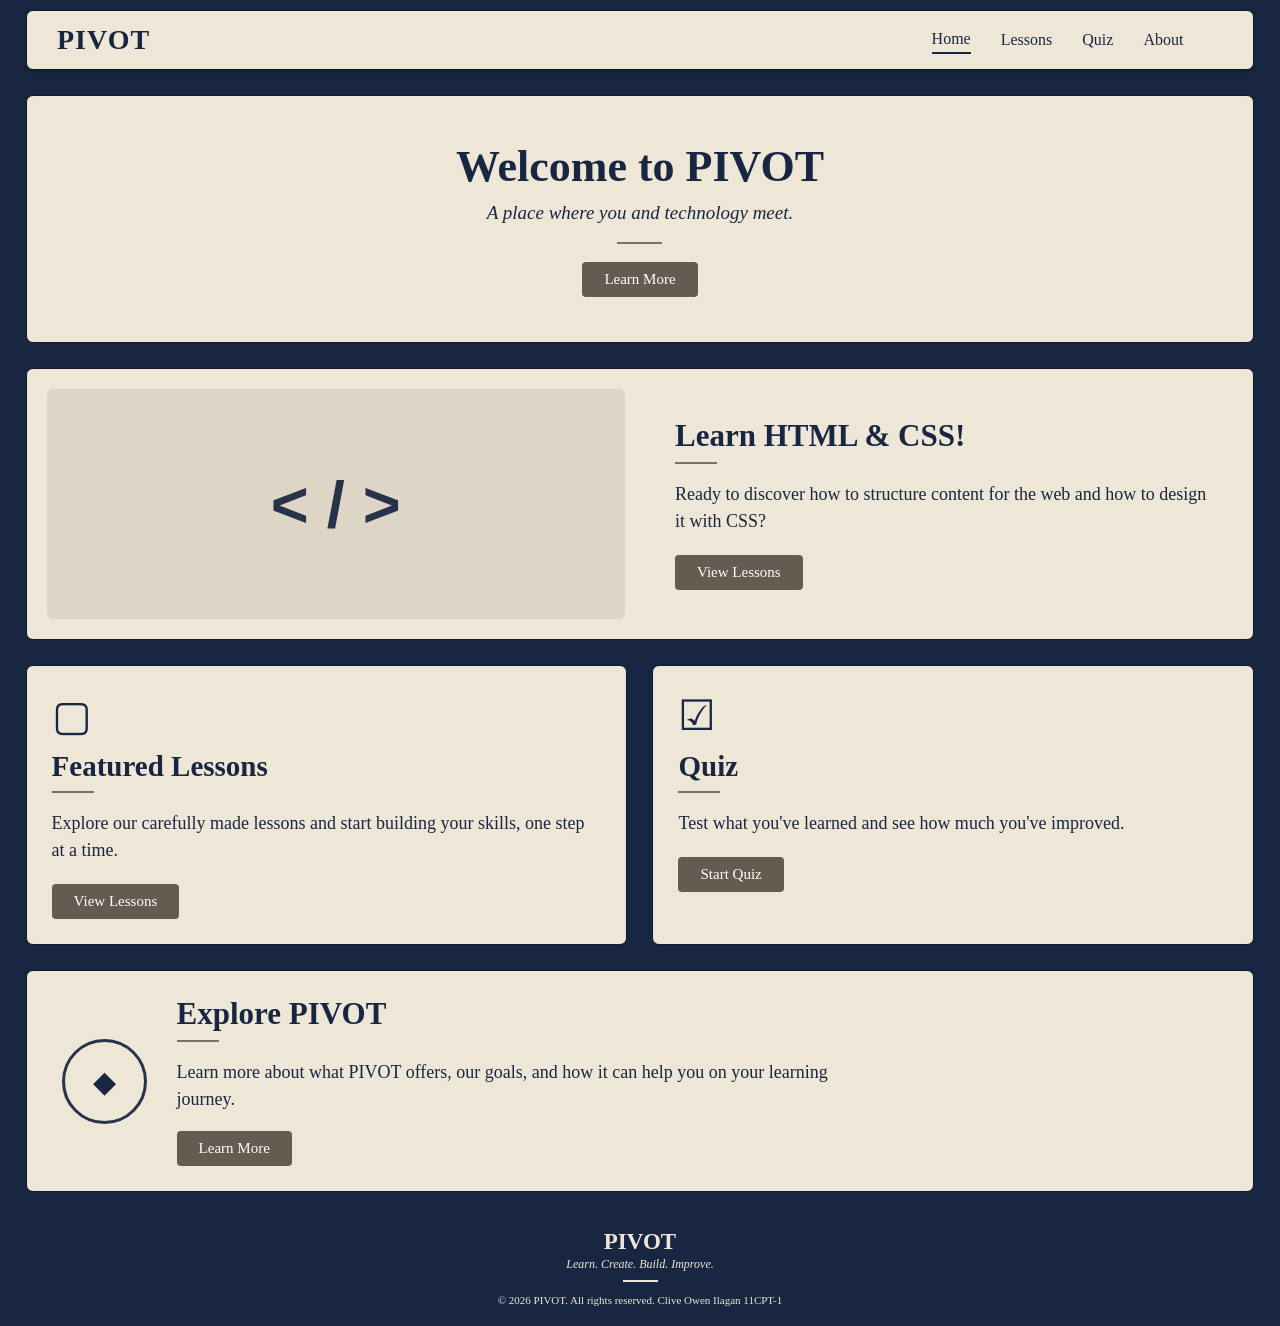
<file: index.html>
<!DOCTYPE html>
<html lang="en">
<head>
    <meta charset="UTF-8">
    <meta name="viewport" content="width=device-width, initial-scale=1.0">
    <title>PIVOT - Home</title>
    <link rel="stylesheet" href="style.css">
</head>
<body>

    <nav class="navbar">
        <div class="logo">PIVOT</div>

        <div class="nav-links">
            <a href="#" class="active">Home</a>
            <a href="lessons.html">Lessons</a>
            <a href="quiz.html">Quiz</a>
            <a href="about.html">About</a>
            
        </div>
    </nav>

    <main>

        <section class="hero">
            <h1>Welcome to PIVOT</h1>
            <p>A place where you and technology meet.</p>
            <div class="line"></div>
            <a href="about.html" class="button">Learn More</a>
        </section>


        <section class="learn-section">

            <div class="learn-image">
                <div class="code-icon">&lt; / &gt;</div>
            </div>

            <div class="learn-content">
                <h2>Learn HTML &amp; CSS!</h2>
                <div class="small-line"></div>

                <p>
                    Ready to discover how to structure content
                    for the web and how to design it with CSS?
                </p>

                <a href="lessons.html" class="button">View Lessons</a>
            </div>

        </section>


        <section class="cards">

            <div class="card">
                <div class="icon">▢</div>

                <h2>Featured Lessons</h2>
                <div class="small-line"></div>

                <p>
                    Explore our carefully made lessons
                    and start building your skills, one
                    step at a time.
                </p>

                <a href="lessons.html" class="button">View Lessons</a>
            </div>


            <div class="card">
                <div class="icon">☑</div>

                <h2>Quiz</h2>
                <div class="small-line"></div>

                <p>
                    Test what you've learned
                    and see how much you've
                    improved.
                </p>

                <a href="quiz.html" class="button">Start Quiz</a>
            </div>

        </section>


        <section class="explore">

            <div class="explore-icon">◆</div>

            <div class="explore-content">
                <h2>Explore PIVOT</h2>
                <div class="small-line"></div>

                <p>
                    Learn more about what PIVOT offers,
                    our goals, and how it can help you
                    on your learning journey.
                </p>

                <a href="#" class="button">Learn More</a>
            </div>

        </section>

    </main>


    <footer>
        <h2>PIVOT</h2>
        <p>Learn. Create. Build. Improve.</p>
        <div class="footer-line"></div>
        <small>© 2026 PIVOT. All rights reserved.
            Clive Owen Ilagan 11CPT-1 </small>
    </footer>

</body>
</html>
</file>
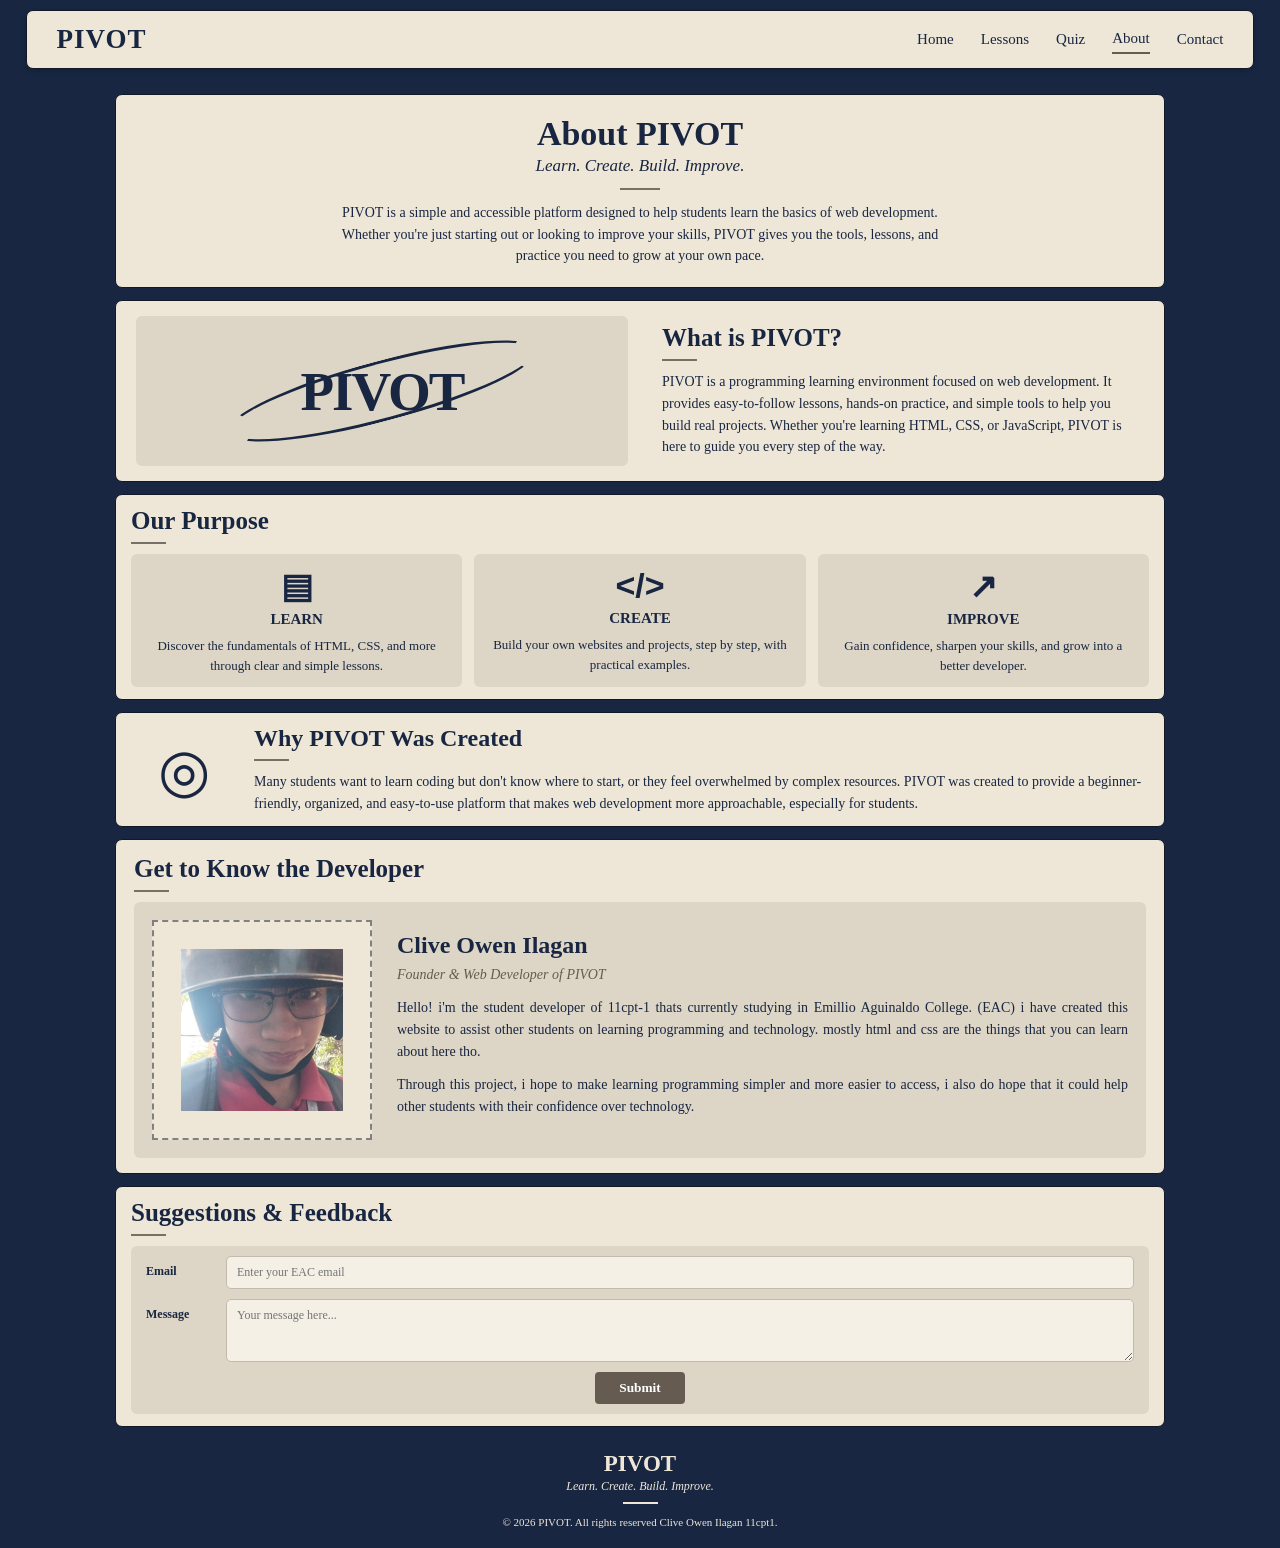
<file: about.html>
<!DOCTYPE html>
<html lang="en">
<head>
    <meta charset="UTF-8">
    <meta name="viewport" content="width=device-width, initial-scale=1.0">
    <title>About PIVOT</title>
    <link rel="stylesheet" href="about.css">
</head>
<body>

    <nav class="navbar">
        <a href="index.html" class="logo">PIVOT</a>

        <div class="nav-links">
            <a href="index.html">Home</a>
            <a href="lessons.html">Lessons</a>
            <a href="quiz.html">Quiz</a>
            <a href="about.html" class="active">About</a>
            <a href="#feedback">Contact</a>
        </div>
    </nav>

    <main>

        <section class="intro">
            <h1>About PIVOT</h1>
            <p class="tagline">Learn. Create. Build. Improve.</p>
            <div class="line"></div>

            <p class="intro-text">
                PIVOT is a simple and accessible platform designed to help
                students learn the basics of web development. Whether you're
                just starting out or looking to improve your skills, PIVOT
                gives you the tools, lessons, and practice you need to grow
                at your own pace.
            </p>
        </section>

        <section class="about-pivot">

            <div class="pivot-logo">
                <span>PIVOT</span>
                <div class="orbit"></div>
            </div>

            <div class="about-text">
                <h2>What is PIVOT?</h2>
                <div class="small-line"></div>

                <p>
                    PIVOT is a programming learning environment focused on
                    web development. It provides easy-to-follow lessons,
                    hands-on practice, and simple tools to help you build
                    real projects. Whether you're learning HTML, CSS, or
                    JavaScript, PIVOT is here to guide you every step of
                    the way.
                </p>
            </div>

        </section>

        <section class="purpose">

            <h2>Our Purpose</h2>
            <div class="small-line"></div>

            <div class="purpose-cards">

                <div class="purpose-card">
                    <div class="purpose-icon">▤</div>
                    <h3>LEARN</h3>
                    <p>
                        Discover the fundamentals of HTML, CSS, and more
                        through clear and simple lessons.
                    </p>
                </div>

                <div class="purpose-card">
                    <div class="purpose-icon">&lt;/&gt;</div>
                    <h3>CREATE</h3>
                    <p>
                        Build your own websites and projects, step by
                        step, with practical examples.
                    </p>
                </div>

                <div class="purpose-card">
                    <div class="purpose-icon">↗</div>
                    <h3>IMPROVE</h3>
                    <p>
                        Gain confidence, sharpen your skills, and grow
                        into a better developer.
                    </p>
                </div>

            </div>
        </section>
          
        
        </section>

        <section class="mission">

            <div class="mission-icon">◎</div>

            <div class="mission-text">
                <h2>Why PIVOT Was Created</h2>
                <div class="small-line"></div>

                <p>
                    Many students want to learn coding but don't know
                    where to start, or they feel overwhelmed by complex
                    resources. PIVOT was created to provide a beginner-
                    friendly, organized, and easy-to-use platform that
                    makes web development more approachable, especially
                    for students.
                </p>
            </div>
     
        </section>

        <section class="developer">

            <h2>Get to Know the Developer</h2>
            <div class="small-line"></div>
            <div class="develper-content">
                

            <div class="developer-photo">
                <img src="pictures/07e40eb7-1d80-4748-b72c-ad77c83b4294.jpg">
            </div>
            
            <div class="developer-info">
                <h3>Clive Owen Ilagan</h3>
                
                <p class="developer-role">Founder &amp; Web Developer of PIVOT</p>

                <p>Hello! i'm the student developer of 11cpt-1 thats currently studying in Emillio
                    Aguinaldo College. (EAC) i have created this website to assist other students
                    on learning programming and technology. mostly html and  css are the things 
                    that you can learn about here tho.
                </p>

                <p>Through this  project, i hope to make learning programming simpler and
                    more easier to access, i also do hope that it could help other students 
                    with their confidence over technology.
                </p>

            </div>

            </div>
        </section>

        <section class="feedback" id="feedback">

            <h2>Suggestions &amp; Feedback</h2>
            <div class="small-line"></div>

            <form action="#" method="post">

                <div class="form-row">
                    <label for="email">Email</label>
                     <input
                        type="email"
                        id="email"
                        name="email"
                        placeholder="Enter your EAC email"
                        required
                    >
                </div>

                <div class="form-row">
                    <label for="message">Message</label>
                    <textarea
                        id="message"
                        name="message"
                        placeholder="Your message here..."
                        rows="3"
                        required
                    ></textarea>
                </div>

                <button type="submit">Submit</button>

            </form>

        </section>

    </main>

    <footer>
        <h2>PIVOT</h2>
        <p>Learn. Create. Build. Improve.</p>
        <div class="footer-line"></div>
        <small>&copy; 2026 PIVOT. All rights reserved Clive Owen Ilagan 11cpt1.</small>
    </footer>

</body>
</html>
</file>
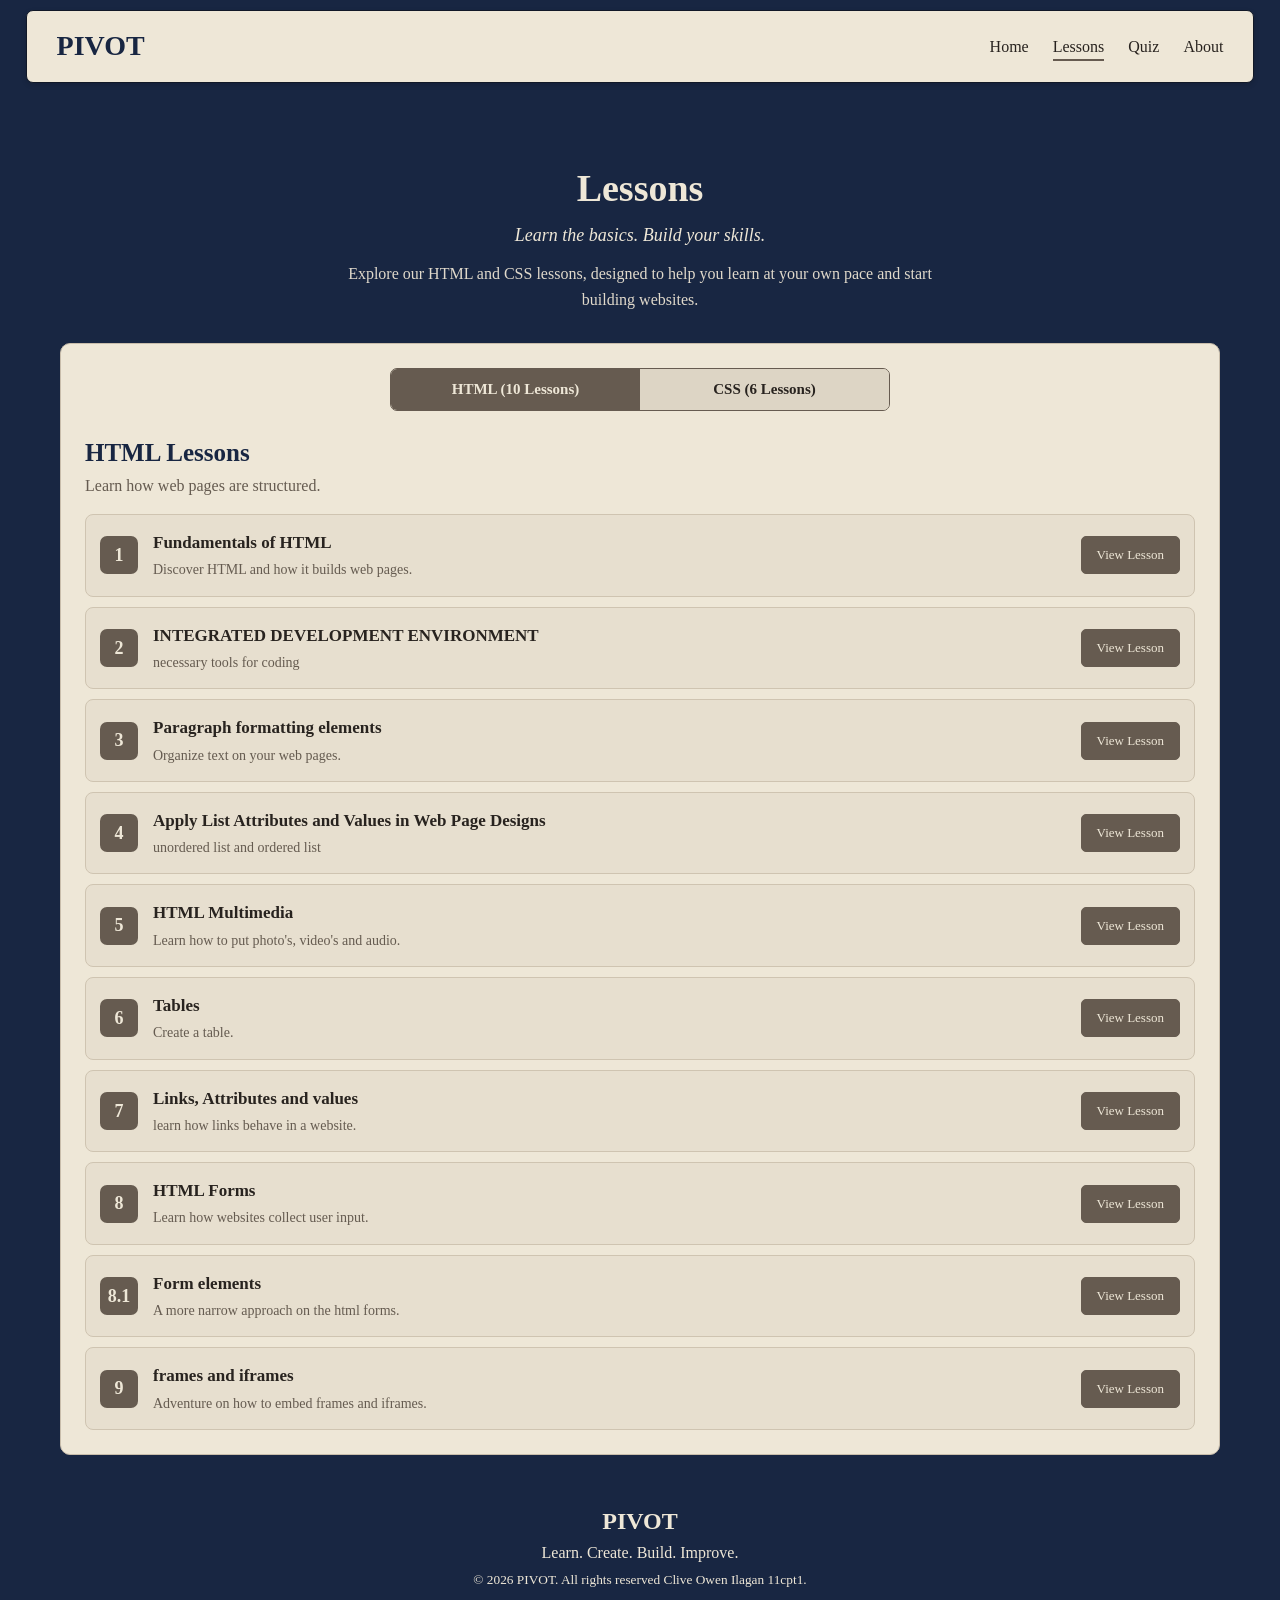
<file: lessons.html>
<!DOCTYPE html>
<html lang="en">
<head>
    <meta charset="UTF-8">
    <meta name="viewport" content="width=device-width, initial-scale=1.0">
    <title>Lessons | PIVOT</title>
    <link rel="stylesheet" href="lessons.css">
</head>
<body>

    <nav class="navbar">
        <h1 class="logo">PIVOT</h1>

        <ul class="nav-links">
            <li><a href="index.html">Home</a></li>
            <li><a href="lessons.html" class="active">Lessons</a></li>
            <li><a href="quiz.html">Quiz</a></li>
            <li><a href="about.html">About</a></li>
        </ul>
    </nav>

    <main>

        <section class="lessons-header">
            <h2>Lessons</h2>
            <p class="tagline">Learn the basics. Build your skills.</p>
            <p class="intro">
                Explore our HTML and CSS lessons, designed to help you
                learn at your own pace and start building websites.
            </p>
        </section>

        <section class="lesson-library">

            <div class="category-tabs">
                <button class="tab-button active" data-category="html">
                    HTML (10 Lessons)
                </button>

                <button class="tab-button" data-category="css">
                    CSS (6 Lessons)
                </button>
            </div>

            <div class="lesson-panel">

                
                <div id="html" class="lesson-category active">

                    <div class="category-heading">
                        <h3>HTML Lessons</h3>
                        <p>Learn how web pages are structured.</p>
                    </div>

                    <div class="lesson-list">

                        <article class="lesson-card">
                            <span class="lesson-number">1</span>

                            <div class="lesson-details">
                                <h4>Fundamentals of HTML</h4>
                                <p>Discover HTML and how it builds web pages.</p>
                            </div>

                            <button class="view-button"
                                data-title="Introduction to HTML"
                                data-pdf="Lessons/lesson1.pdf">
                                View Lesson
                            </button>
                        </article>

                        <article class="lesson-card">
                            <span class="lesson-number">2</span>

                            <div class="lesson-details">
                                <h4>INTEGRATED DEVELOPMENT ENVIRONMENT</h4>
                                <p>necessary tools for coding</p>
                            </div>

                            <button class="view-button"
                                data-title="HTML Elements and Tags"
                                data-pdf="Lessons/lesson2.pdf">
                                View Lesson
                            </button>
                        </article>

                        <article class="lesson-card">
                            <span class="lesson-number">3</span>

                            <div class="lesson-details">
                                <h4>Paragraph formatting elements</h4>
                                <p>Organize text on your web pages.</p>
                            </div>

                            <button class="view-button"
                                data-title="HTML Headings and Paragraphs"
                                data-pdf="Lessons/lesson3.pdf">
                                View Lesson
                            </button>
                        </article>

                        <article class="lesson-card">
                            <span class="lesson-number">4</span>

                            <div class="lesson-details">
                                <h4>Apply List Attributes and
Values in Web Page Designs</h4>
                                <p>unordered list and ordered list</p>
                            </div>

                            <button class="view-button"
                                data-title="Text Formatting"
                                data-pdf="Lessons/lesson4.pdf">
                                View Lesson
                            </button>
                        </article>

                        <article class="lesson-card">
                            <span class="lesson-number">5</span>

                            <div class="lesson-details">
                                <h4>HTML Multimedia</h4>
                                <p>Learn how to put photo's, video's and audio.</p>
                            </div>

                            <button class="view-button"
                                data-title="HTML Lists"
                                data-pdf="Lessons/lesson5.pdf">
                                View Lesson
                            </button>
                        </article>

                        <article class="lesson-card">
                            <span class="lesson-number">6</span>

                            <div class="lesson-details">
                                <h4>Tables</h4>
                                <p>Create a table.</p>
                            </div>

                            <button class="view-button"
                                data-title="Links and Images"
                                data-pdf="Lessons/lesson6.pdf">
                                View Lesson
                            </button>
                        </article>

                        <article class="lesson-card">
                            <span class="lesson-number">7</span>

                            <div class="lesson-details">
                                <h4>Links, Attributes and values</h4>
                                <p>learn how links behave in a website.</p>
                            </div>

                            <button class="view-button"
                                data-title="HTML Tables"
                                data-pdf="Lessons/lesson7.pdf">
                                View Lesson
                            </button>
                        </article>

                        <article class="lesson-card">
                            <span class="lesson-number">8</span>

                            <div class="lesson-details">
                                <h4>HTML Forms</h4>
                                <p>Learn how websites collect user input.</p>
                            </div>

                            <button class="view-button"
                                data-title="HTML Forms"
                                data-pdf="Lessons/lesson8.pdf">
                                View Lesson
                            </button>
                        </article>

                        <article class="lesson-card">
                            <span class="lesson-number">8.1</span>

                            <div class="lesson-details">
                                <h4>Form elements</h4>
                                <p>A more narrow approach on the html forms.</p>
                            </div>

                            <button class="view-button"
                                data-title="Semantic HTML"
                                data-pdf="Lessons/lesson8-1.pdf">
                                View Lesson
                            </button>
                        </article>

                        <article class="lesson-card">
                            <span class="lesson-number">9</span>

                            <div class="lesson-details">
                                <h4>frames and iframes</h4>
                                <p>Adventure on how to embed frames and iframes.</p>
                            </div>

                            <button class="view-button"
                                data-title="HTML Multimedia"
                                data-pdf="Lessons/lesson9.pdf">
                                View Lesson
                            </button>
                        </article>

                    </div>
                    

                </div>
                

                
                <div id="css" class="lesson-category">

                    <div class="category-heading">
                        <h3>CSS Lessons</h3>
                        <p>Learn how to style and design web pages.</p>
                    </div>

                    <div class="lesson-list">

                        <article class="lesson-card">
                            <span class="lesson-number">1-2</span>

                            <div class="lesson-details">
                                <h4>CSS Fundamentals</h4>
                                <p>Discover how CSS styles web pages and how the selectors work.</p>
                            </div>

                            <button class="view-button"
                                data-title="Introduction to CSS"
                                data-pdf="cascade-lessons/style1-2.pdf">
                                View Lesson
                            </button>
                        </article>

                        <article class="lesson-card">
                            <span class="lesson-number">3</span>

                            <div class="lesson-details">
                                <h4>CSS Gradient & Opacity</h4>
                                <p>Building depth and visual effects with gradients and transparency.</p>
                            </div>

                            <button class="view-button"
                                data-title="CSS Selectors"
                                data-pdf="cascade-lessons/style3.pdf">
                                View Lesson
                            </button>
                        </article>

                        <article class="lesson-card">
                            <span class="lesson-number">4</span>

                            <div class="lesson-details">
                                <h4>CSS Gradient & Opacity</h4>
                                <p>Building depth and visual effects with gradients and transparency.</p>
                            </div>

                            <button class="view-button"
                                data-title="Colors and Backgrounds"
                                data-pdf="cascade-lessons/style4.pdf">
                                View Lesson
                            </button>
                        </article>

                        <article class="lesson-card">
                            <span class="lesson-number">5</span>

                            <div class="lesson-details">
                                <h4>The CSS Box Model</h4>
                                <p>Structuring layouts with content, padding, border, and margin.</p>
                            </div>

                            <button class="view-button"
                                data-title="Text and Fonts"
                                data-pdf="cascade-lessons/style5.pdf">
                                View Lesson
                            </button>
                        </article>

                        <article class="lesson-card">
                            <span class="lesson-number">6</span>

                            <div class="lesson-details">
                                <h4>CSS List & Links</h4>
                                <p>Understand other ways on how to customize a ul/ol and how a link behaves in css.</p>
                            </div>

                            <button class="view-button"
                                data-title="The CSS Box Model"
                                data-pdf="cascade-lessons/style6.pdf">
                                View Lesson
                            </button>
                        </article>

                        <article class="lesson-card">
                            <span class="lesson-number">7</span>

                            <div class="lesson-details">
                                <h4>Z-index, Position & Float</h4>
                                <p>Arrange Texts right beside images.</p>
                            </div>

                            <button class="view-button"
                                data-title="CSS Flexbox"
                                data-pdf="cascade-lessons/style7.pdf">
                                View Lesson
                            </button>
                        </article>

                        
                    

                </div>
                

            </div>
            

        </section>
        


        
        <section id="pdf-viewer" class="pdf-section" hidden>

            <div class="pdf-heading">

                <div>
                    <h3 id="pdf-title">Lesson Title</h3>
                    <p>Read the lesson below and learn at your own pace.</p>
                </div>

                <button id="close-pdf" class="close-button">
                    Close Lesson
                </button>

            </div>

            <iframe id="pdf-frame" title="Lesson PDF Viewer"></iframe>

            <a id="open-pdf" href="#" target="_blank" rel="noopener">
                Open PDF in a new tab
            </a>

        </section>
        

    </main>

    <footer>
        <h2>PIVOT</h2>
        <p>Learn. Create. Build. Improve.</p>
        <div class="footer-line"></div>
        <small>&copy; 2026 PIVOT. All rights reserved Clive Owen Ilagan 11cpt1.</small>
    </footer>

    <script src="lessons.js"></script>

</body>
</html>
</file>
<file: style.css>
* {
    margin: 0;
    padding: 0;
    box-sizing: border-box;
}

html {
    scroll-behavior: smooth;
}

body {
    background: #182642;
    color: #182642;
    font-family: Georgia, "Times New Roman", serif;
    min-height: 100vh;
}



.navbar {
    position: sticky;
    top: 10px;
    z-index: 1000;
    width: 96%;
    max-width: 1400px;
    margin: 10px auto 25px;
    padding: 13px 30px;
    background: #eee7d7;
    border: 1px solid #111827;
    border-radius: 7px;
    display: flex;
    align-items: center;
    justify-content: space-between;
    box-shadow: 0 2px 5px rgba(0, 0, 0, 0.15);
}

.logo {
    font-size: 28px;
    font-weight: bold;
    letter-spacing: 1px;
}

.nav-links {
    display: flex;
    align-items: center;
    gap: 30px;
    padding-right: 40px;
}

.nav-links a {
    color: #182642;
    text-decoration: none;
    font-size: 16px;
    padding: 4px 0;
}

.nav-links a:hover {
    border-bottom: 2px solid #182642;
}

.nav-links .active {
    border-bottom: 2px solid #182642;
}




main {
    width: 96%;
    max-width: 1400px;
    margin: 0 auto;
}




.hero,
.learn-section,
.card,
.explore {
    background: #eee7d7;
    border: 1px solid #111827;
    border-radius: 7px;
}




.hero {
    text-align: center;
    padding: 45px 30px;
    margin-bottom: 25px;
}

.hero h1 {
    font-size: 44px;
    margin-bottom: 10px;
}

.hero p {
    font-size: 19px;
    font-style: italic;
}

.line {
    width: 45px;
    height: 2px;
    background: #777064;
    margin: 18px auto;
}




.button {
    display: inline-block;
    background: #665b50;
    color: white;
    text-decoration: none;
    padding: 9px 22px;
    border-radius: 4px;
    font-size: 15px;
    transition: 0.2s ease;
}

.button:hover {
    background: #4e463e;
    transform: translateY(-2px);
}


.learn-section {
    display: grid;
    grid-template-columns: 1fr 1fr;
    gap: 30px;
    padding: 20px;
    margin-bottom: 25px;
    align-items: center;
}

.learn-image {
    height: 230px;
    background: #ddd5c5;
    border-radius: 6px;
    display: flex;
    justify-content: center;
    align-items: center;
}
.code-icon {
    font-family: Arial, sans-serif;
    font-size: 65px;
    font-weight: bold;
    color: #26334b;
}

.learn-content {
    padding: 15px 20px;
}

.learn-content h2 {
    font-size: 31px;
    margin-bottom: 8px;
}

.learn-content p {
    font-size: 18px;
    line-height: 1.5;
    margin-bottom: 20px;
}
.small-line {
    width: 42px;
    height: 2px;
    background: #777064;
    margin: 8px 0 17px;
}




.cards {
    display: grid;
    grid-template-columns: 1fr 1fr;
    gap: 25px;
    margin-bottom: 25px;
}

.card {
    padding: 25px;
    min-height: 270px;
}

.icon {
    font-family: Arial, sans-serif;
    font-size: 42px;
    margin-bottom: 10px;
}

.card h2 {
    font-size: 29px;
}

.card p {
    font-size: 18px;
    line-height: 1.5;
    margin-bottom: 20px;
}




.explore {
    display: flex;
    align-items: center;
    gap: 30px;
    padding: 25px 35px;
    margin-bottom: 25px;
}

.explore-icon {
    min-width: 85px;
    height: 85px;
    border: 3px solid #26334b;
    border-radius: 50%;
    display: flex;
    justify-content: center;
    align-items: center;
    font-size: 30px;
}

.explore-content {
    max-width: 700px;
}

.explore-content h2 {
    font-size: 31px;
}

.explore-content p {
    font-size: 18px;
    line-height: 1.5;
    margin-bottom: 18px;
}




footer {
    text-align: center;
    color: #eee7d7;
    padding: 12px 15px 18px;
}

footer h2 {
    font-size: 23px;
    margin-bottom: 2px;
}

footer p {
    font-size: 12px;
    font-style: italic;
}

.footer-line {
    width: 35px;
    height: 2px;
    background: #eee7d7;
    margin: 8px auto;
}

footer small {
    font-size: 11px;
}
</file>
<file: about.css>
* {
    margin: 0;
    padding: 0;
    box-sizing: border-box;
}

html {
    scroll-behavior: smooth;
    scroll-padding-top: 90px;
}

body {
    background: #182642;
    color: #182642;
    font-family: Georgia, 'Times New Roman', Times, serif;
    min-height: 100vh;
}




.navbar {
    position: sticky;
    top: 10px;
    z-index: 1000;
    width: 96%;
    max-width: 1400px;
    margin: 10px auto 25px;
    padding: 13px 30px;
    background: #eee7d7;
    border: 1px solid #111827;
    border-radius: 7px;
    display: flex;
    align-items: center;
    justify-content: space-between;
    box-shadow: 0 2px 5px rgba(0, 0, 0, 0.15);
}


.logo {
    color: #182642;
    font-size: 27px;
    font-weight: bold;
    text-decoration: none;
    letter-spacing: 1px;
}

.nav-links {
    display: flex;
    align-items: center;
    gap: 27px;
}

.nav-links a {
    color: #182642;
    text-decoration: none;
    font-size: 15px;
    padding: 5px 0;
}

.nav-links a:hover,
.nav-links a.active {
    border-bottom: 2px solid #665b50;
}




main {
    width: 90%;
    max-width: 1050px;
    margin: 0 auto;
}

.intro,
.about-pivot,
.purpose,
.mission,
.feedback {
    background: #eee7d7;
    border: 1px solid #111827;
    border-radius: 7px;
    margin-bottom: 12px;
}




.intro {
    text-align: center;
    padding: 20px 35px;
}

.intro h1 {
    font-size: 34px;
    margin-bottom: 3px;
}

.tagline {
    font-size: 17px;
    font-style: italic;
}

.line {
    width: 40px;
    height: 2px;
    background: #777064;
    margin: 12px auto;
}

.intro-text {
    max-width: 600px;
    margin: 0 auto;
    font-size: 14px;
    line-height: 1.55;
}




.about-pivot {
    display: grid;
    grid-template-columns: 1fr 1fr;
    align-items: center;
    gap: 24px;
    padding: 15px 20px;
}

.pivot-logo {
    position: relative;
    min-height: 150px;
    background: #ddd5c5;
    border-radius: 6px;

    display: flex;
    align-items: center;
    justify-content: center;
    overflow: hidden;
}

.pivot-logo span {
    position: relative;
    z-index: 1;
    font-size: 55px;
    font-weight: bold;
    letter-spacing: -2px;
}

.orbit {
    position: absolute;
    width: 65%;
    height: 60px;
    border: 3px solid #182642;
    border-left-color: transparent;
    border-right-color: transparent;
    border-radius: 50%;
    transform: rotate(-15deg);
}

.about-text {
    padding: 5px 10px;
}

.about-text h2,
.purpose h2,
.mission h2,
.feedback h2 {
    font-size: 25px;
}

.about-text p,
.mission-text p {
    font-size: 14px;
    line-height: 1.55;
}



.small-line {
    width: 35px;
    height: 2px;
    background: #777064;
    margin: 7px 0 10px;
}



.purpose {
    padding: 12px 15px;
}

.purpose-cards {
    display: grid;
    grid-template-columns: repeat(3, minmax(0, 1fr));
    gap: 12px;
}

.purpose-card {
    background: #ddd5c5;
    border-radius: 6px;
    padding: 12px 15px;
    text-align: center;
}

.purpose-icon {
    font-family: Arial, sans-serif;
    font-size: 34px;
    font-weight: bold;
    margin-bottom: 5px;
}

.purpose-card h3 {
    font-size: 15px;
    margin-bottom: 8px;
}

.purpose-card p {
    font-size: 13px;
    line-height: 1.5;
}


.mission {
    display: grid;
    grid-template-columns: 100px 1fr;
    align-items: center;
    gap: 20px;
    padding: 12px 18px;
}

.mission-icon {
    font-family: Arial, sans-serif;
    font-size: 60px;
    text-align: center;
}

.mission-text h2 {
    font-size: 24px;
}

.developer {
    background: #eee7d7;
    border: 1px solid #111827;
    border-radius: 7px;
    padding: 15px 18px;
    margin-bottom: 12px;
}

.developer h2 {
    font-size: 25px;
}

.develper-content {
    display: flex;
    flex-direction: row;
    grid-template-columns: 220px 1fr;
    align-items: center;
    gap: 25px;
    background: #ddd5c5;
    border-radius: 6px;
    padding: 18px;
}



.developer-photo {
    width: 220px;
    height: 220px;
    flex-shrink: 0;
    object-fit: cover;
    background: #eee7d7;
    border: 2px dashed gray;
    border-radius: 0px;
    overflow: hidden;
    display: flex;
    justify-content: center;
    align-items: center;
    color: #665b10;
    font-size: 15px;
    
}

.developer-photo img {
    display: block;
    width: 75%;
    height: 75%;
    object-fit: cover;
    object-position: center;
    
}

.developer-info {
    flex: 1;
    min-width: 0;
    text-align: left;
}

.developer-info h3 {
    font-size: 24px;
    margin-bottom: 5px;
}

.developer-role {
    font-size: 14px;
    font-style: italic;
    margin-bottom: 12px;
    color: #665b50;
    font-size: 25px;
    margin-bottom: 25px;
    
    
}

.developer p {
    font-size: 14px;
    line-height: 1.6;
    margin-bottom: 10px;
    text-align: justify;
    
}

.feedback {
    padding: 12px 15px;
}

.feedback form {
    background: #ddd5c5;
    border-radius: 6px;
    padding: 10px 15px;
}

.form-row {
    display: grid;
    grid-template-columns: 70px 1fr;
    align-items: start;
    gap: 10px;
    margin-bottom: 10px;
}

.form-row label {
    font-size: 12px;
    font-weight: bold;
    padding-top: 8px;
}

.form-row input,
.form-row textarea {
    width: 100%;
    padding: 8px 10px;
    border: 1px solid #c2baac;
    border-radius: 5px;
    background: #f5f0e6;
    color: #182642;
    font-family: inherit;
    font-size: 12px;
}

.form-row textarea {
    resize: vertical;
}

.feedback button {
    display: block;
    margin: 0 auto;
    padding: 8px 24px;
    border: none;
    border-radius: 4px;
    background: #665b50;
    color: white;
    font-family: inherit;
    font-weight: bold;
    cursor: pointer;
}

.feedback button:hover {
    background: #4e463e;
}




footer {
    text-align: center;
    color: #eee7d7;
    padding: 12px 15px 18px;
}

footer h2 {
    font-size: 23px;
    margin-bottom: 2px;
}

footer p {
    font-size: 12px;
    font-style: italic;
}

.footer-line {
    width: 35px;
    height: 2px;
    background: #eee7d7;
    margin: 8px auto;
}

footer small {
    font-size: 11px;
}




@media (max-width: 700px) {
    .navbar {
        flex-direction: column;
        gap: 10px;
        padding: 12px;
    }

    .nav-links {
        gap: 14px;
        flex-wrap: wrap;
        justify-content: center;
    }

    main {
        width: 94%;
    }

    .about-pivot {
        grid-template-columns: 1fr;
    }

    .purpose-cards {
        grid-template-columns: 1fr;
    }

    .mission {
        grid-template-columns: 1fr;
        text-align: center;
    }

    .mission .small-line {
        margin-left: auto;
        margin-right: auto;
    }

    .form-row {
        grid-template-columns: 1fr;
        gap: 4px;
    }

    .developer-content { 
        grid-template-columns: 1fr;
    }

    .developer-photo {
        max-width: 220px;
        height: 220px;
        margin: 0 auto;
    }

    .developer-info {
        text-align: center;
    }

    .developer .small-line {
        margin-left: 0;
    }
}
</file>
<file: lessons.css>
* {
    margin: 0px;
    padding: 0px;
    box-sizing: border-box;
}

:root {
    --navy: #182642;
    --cream: #eee7d7;
    --taupe: #ddd5c5;
    --brown: #665b50;
    --dark: #28231f;
}

html {
    scroll-behavior: smooth;
}


body {
    font-family: 'Times New Roman', Times, serif;
    background: var(--navy);
    color: var(--dark);
    line-height: 1.6;
}

.navbar {
    position: sticky;
    top: 10px;
    z-index: 1000;
    width: 96%;
    max-width: 1400px;
    margin: 10px auto 25px;
    padding: 13px 30px;
    background: #eee7d7;
    border: 1px solid #111827;
    border-radius: 7px;
    display: flex;
    align-items: center;
    justify-content: space-between;
    box-shadow: 0 2px 5px rgba(0, 0, 0, 0.15);
}


.logo {
    color: var(--navy);
    font-size: 28px;
}

.nav-links {
    display: flex;
    align-items: center;
    gap: 24px;
    list-style: none;
}

.nav-links a {
    color: var(--dark);
    text-decoration: none;
    padding-bottom: 4px;
}

.nav-links a:hover, 
.nav-links a.active {
    border-bottom: 2px solid var(--brown);

}

main {
    width: 100%;
    max-width: 1200px;
    margin: auto;
    padding: 25px 20px;
}

.lessons-header {
    text-align: center;
    color: var(--cream);
    padding: 25px 15px 30px;
}

.lessons-header h2 {
    font-size: 38px;
    margin-bottom: 2px;
}

.tagline {
    font-size: 18px;
    font-style: italic;
    margin-bottom: 12px;
}

.intro {
    max-width: 600px;
    margin: auto;
    color: #e0d9cb;
}

.lesson-library {
    background: var(--cream);
    border: 1px solid #c8bdab;
    padding: 24px;
    border-radius: 10px;
}

.category-tabs {
   display: flex;
   justify-content: center;
   max-width: 500px;
   margin: 0 auto 22px;
   overflow: hidden;
   border: 1px solid var(--brown);
   border-radius: 7px;
}


.tab-button {
    flex: 1;
    padding: 12px 15px;
    border: none;
    background: var(--taupe);
    color: var(--dark);
    font-family: inherit;
    font-size: 15px;
    font-weight: bold;
    cursor: pointer;
    transition: background 0.2s, color 0.2s;
}

.tab-button.active {
    background: var(--brown);
    color: var(--cream);
}

.tab-button:hover:not(.active) {
    background: #d0c5b3;
}

.lesson-category {
    display: none;
}

.lesson-category.active {
    display: block;
}

.category-heading {
    margin-bottom: 16px;
}

.category-heading h3 {
    font-size: 25px;
    color: var(--navy);
}

.category-heading p {
    color: #655b50;
}

.lesson-list {
   display: flex;
   flex-direction: column;
   gap: 10px;
}

.lesson-card {
 display: flex;
   align-items: center;
   gap: 15px;
   padding: 14px;
   background: #e7dfcf;
   border: 1px solid #cfc4b1;
   border-radius: 8px;
   transition: transform 0.2s, box-shadow 0.2s;
}


.lesson-card:hover {
    transform: translateY(-2px);
    box-shadow: 0 3px 8px #18264218
}


.lesson-number {
    display: flex;
    flex-shrink: 0;
    align-items: center;
    justify-content: center;
    width: 38px;
    height: 38px;
    border-radius: 7px;
    background: var(--brown);
    color: var(--cream);
    font-size: 18px;
    font-weight: bold;
}

.lesson-details {
    flex: 1;
    min-width: 0;
}

.lesson-details h4 {
    font-size: 17px;
    margin-bottom: 3px;
}

.lesson-details p {
    font-size: 14px;
    color: #655b50;
}

.view-button,
.close-button {
    flex-shrink: 0;
    padding: 10px 15px;
    border: 1px solid var(--brown);
    border-radius: 5px;
    background: var(--brown);
    color: var(--cream);
    font-family: inherit;
    font-size: 13px;
    cursor: pointer;
    transition: background 0.2s;
}

.view-button:hover,
.close-button:hover {
    background: var(--navy);
}

.pdf-section {
    margin-top: 25px;
    padding: 22px;
    background: var(--cream);
    border-radius: 10px;
    scroll-margin-top: 90px;
}

.pdf-section[hidden] {
    display: none;
}

.pdf-heading {
    display: flex;
    justify-content: space-between;
    align-items: center;
    gap: 15px;
    margin-bottom: 15px;
}

.pdf-heading h3 {
    font-size: 23px;
    color: var(--navy);
}

.pdf-heading p {
    color: #655b50;
    font-size: 14px;
}

#pdf-frame {
    display: block;
    width: 100%;
    height: 650px;
    border: 1px solid #c8bdab;
    border-radius: 5px;
    background: white;
}

#open-pdf {
    display: inline-block;
    margin-top: 12px;
    color: var(--navy);
    font-weight: bold;
}

footer {
    padding: 22px;
    text-align: center;
    color: var(--cream);
}

@media (max-width: 700px) {
    .navbar {
        flex-direction: column;
        gap: 10px;
    }

    .nav-links {
        flex-wrap: wrap;
        flex-direction: column;
        gap: 10px;
    }

    main {
        padding: 15px 10px;
    }

    .lessons-header h2 {
        font-size: 31px;
    }

    .lesson-library {
        padding: 12px;
    }

    .lesson-card {
        flex-wrap: wrap;
        gap: 10px;
    }

    .lesson-details {
        flex-basis: calc(100% - 55px);
    }

    .view-button {
        margin-left: 48px;
    }

    .pdf-heading {
        align-items: flex-start;
        flex-direction: column;
    }

    #pdf-frame {
        height: 500px;
    }
}
</file>
